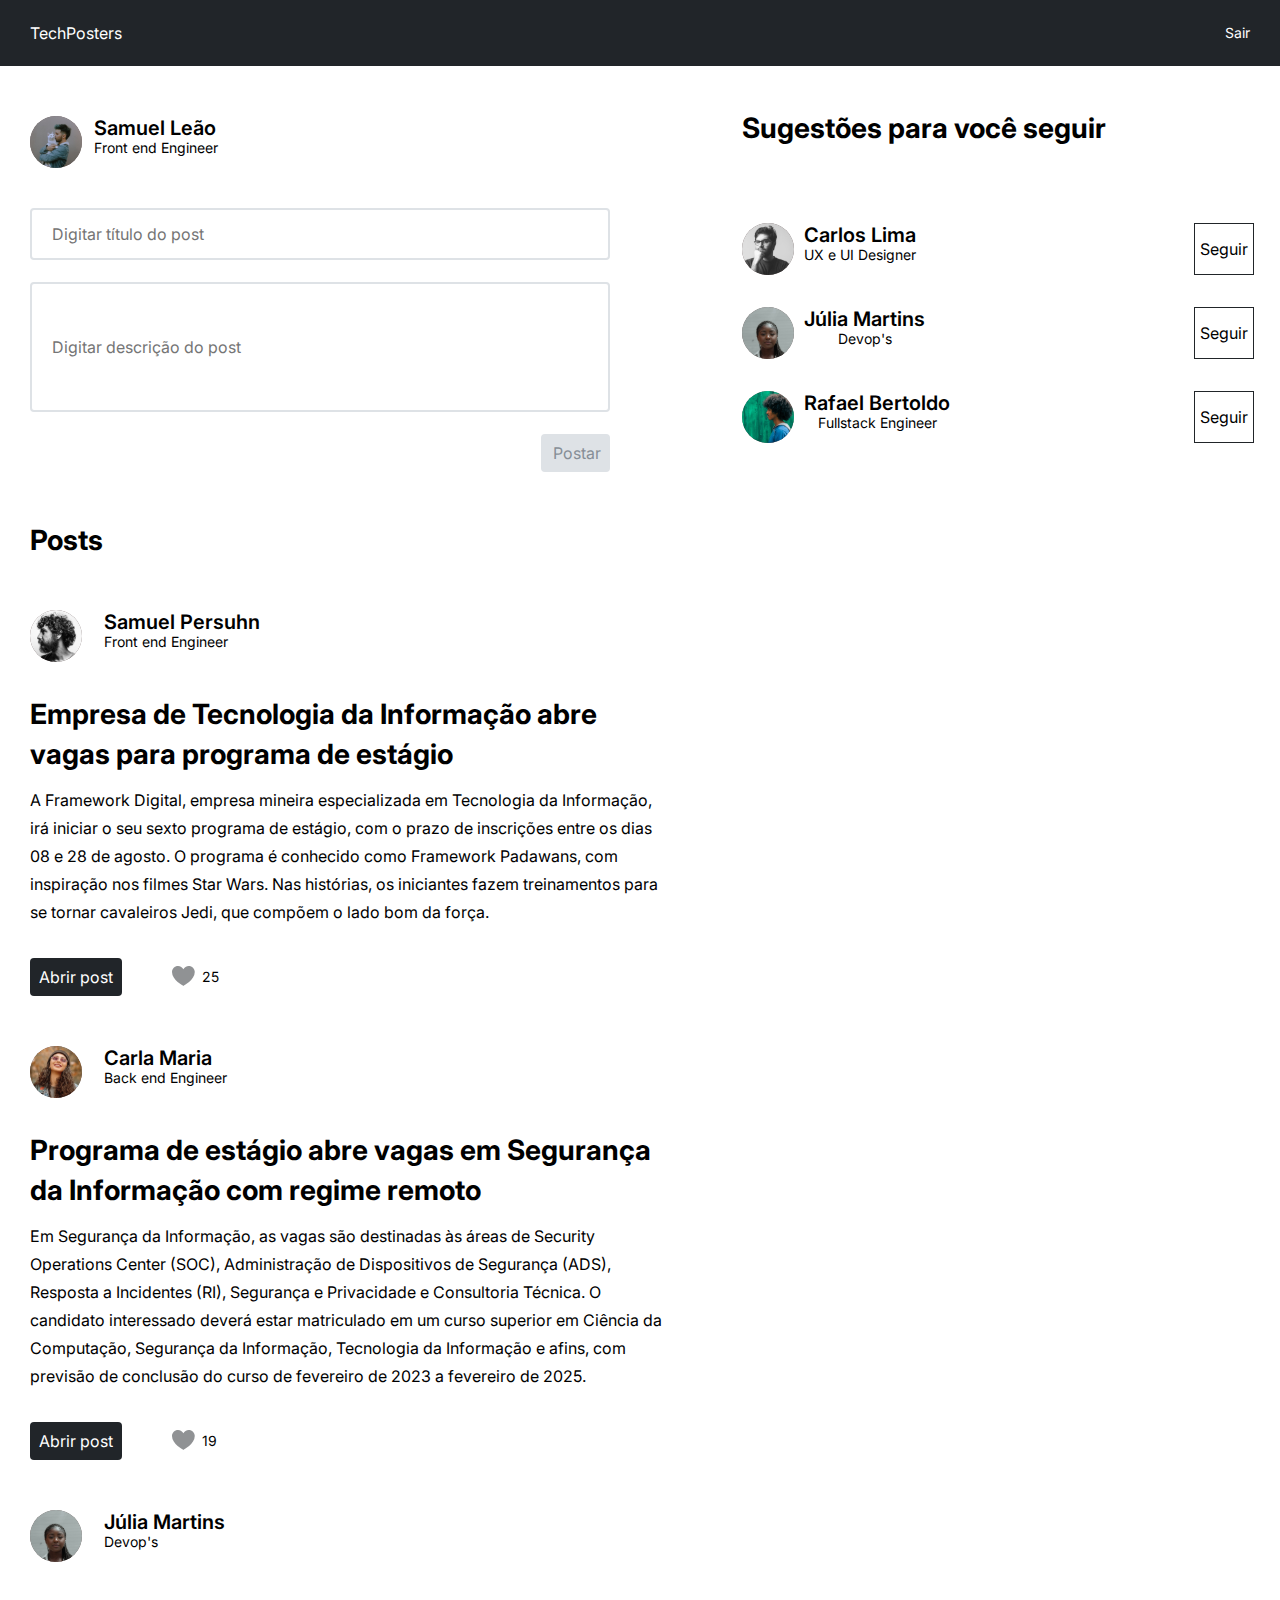
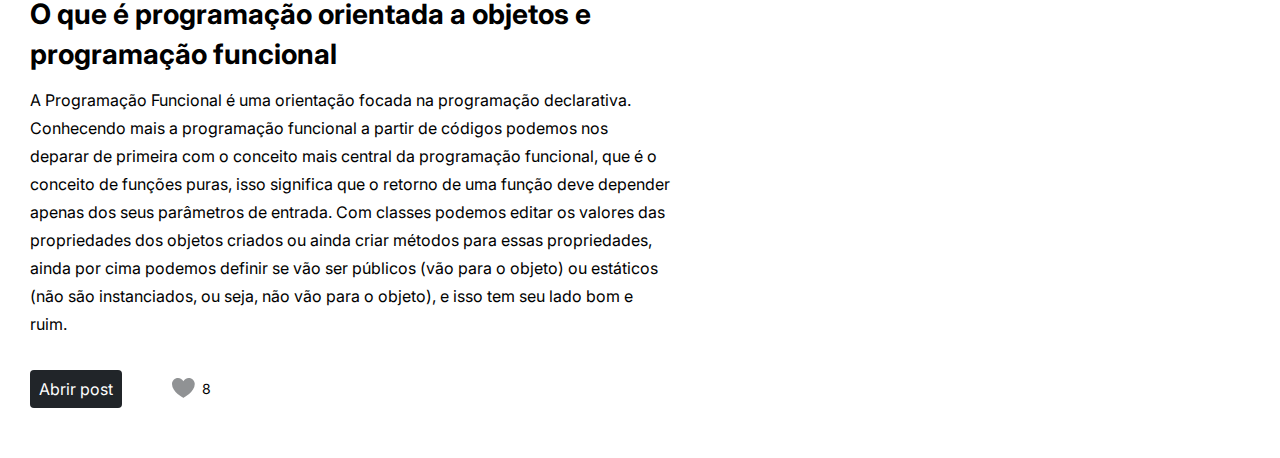
<file: index.html>
<!DOCTYPE html>
<html lang='en'>
  <head>
    <meta charset='UTF-8' />
    <meta http-equiv='X-UA-Compatible' content='IE=edge' />
    <meta name='viewport' content='width=device-width, initial-scale=1.0' />

    <!-- CSS -->
    <link rel='stylesheet' href='./src/styles/reset.css' />
    <link rel='stylesheet' href='./src/styles/index.css' />
    <link rel='stylesheet' href='./src/styles/globalStyles.css' />
    <link rel='stylesheet' href='./src/styles/header.css' />
    <link rel='stylesheet' href='./src/styles/aside.css' />
    <link rel='stylesheet' href='./src/styles/main.css' />
    <link rel='stylesheet' href='./src/styles/buttons.css' />
    <link rel='stylesheet' href='./src/styles/text.css' />
    <link rel='stylesheet' href='./src/styles/section.css' />
    <link rel='stylesheet' href='./src/styles/input.css' />
    <link rel='stylesheet' href='./src/styles/modal.css' />

    <!-- FONTE -->
    <link rel='preconnect' href='https://fonts.googleapis.com' />
    <link rel='preconnect' href='https://fonts.gstatic.com' crossorigin />
    <link
      href='https://fonts.googleapis.com/css2?family=Inter:wght@100;200;300;400;500;600;700;800;900&display=swap'
      rel='stylesheet'
    />

    <!-- JS -->
    <script src='./src/scripts/database.js' defer></script>
    <script src='./src/scripts/index.js' defer></script>

    <title>Criando rede social</title>
  </head>
  <body>
    <dialog class='modal-item__controller'></dialog>
  </body>
</html>
</file>
<file: src/styles/index.css>
.likeButton{
    cursor: pointer;
}
</file>
<file: src/styles/globalStyles.css>
:root{
    --color-blue-1: #4263EB;
    --color-blue-2: #364FC7;
    --color-grey-0: #0A0C0D;
    --color-grey-1: #212529;
    --color-grey-2: #495057;
    --color-grey-3: #868E96;
    --color-grey-4: #DEE2E6;
    --color-grey-5: #F8F9FA;
    --color-grey-opacity-1: #212529 50%;
    --color-white-fixed: #FFFFFF;
    --color-like: #D7443E;

    --font-weight-1: 700;
    --font-weight-2: 600;
    --font-weight-3: 400;

    --font-size-1: 1.75rem; 
    --font-size-2: 1.25rem; 
    --font-size-3: 1rem; 
    --font-size-4: 0.875rem; 
    --font-size-5: 0.75rem; 

    --line-height-1: 2.5rem; 
    --line-height-2: 1.75rem; 
    --line-height-3: 1.5rem; 
    --line-height-4: 1rem; 
    --line-height-5: 1.0588rem; 
}
</file>
<file: src/styles/header.css>
header{
    display: flex;
    justify-content: space-between;
    padding: 1.5625rem 1.875rem 1.5625rem 1.875rem;
    width: 100%;
    position: fixed;
    background-color: var(--color-grey-1);
    color: var(--color-white-fixed);
    z-index: 1;
}
</file>
<file: src/styles/aside.css>
aside{
    position: relative;
    top: 78px;
    margin: 40px 30px 0 30px;
    padding: 30px 0 30px 0;
    overflow-x: auto;
}

.aside__ul{
    margin-top: 61px;
    display: flex;
    align-items: center;
    gap: 20px;
    column-gap: 80px;
}

.aside__li{
    min-width: 55%; /*mexi aqui*/
    display: flex;
    flex-direction: column;
    height: 156.8px;
    gap: 35px;
    padding: 17.2px 0 0 0;
}

.aside__figure{
    display: flex;
    align-items: center;
    justify-content: center;
}

.figure__figcaption{
    margin-left: 10px;
}

.figcaption__description{
    display: flex;
    flex-direction: column;
    align-items: center;
    justify-content: center;
}

.figcaption__name{
    height: 48px;
    text-align:center;
    width: fit-content;
}

.figcaption__description{
    height: 32px;
    text-align:center;
}

@media screen and (min-width: 700px){
    body{
        display: flex;
        flex-wrap: wrap;
        gap: 8%;
    }
    
    section{
        width: 50%;
    }

    aside{
        width: 40%;
        position: relative;
        top: 108px;
        margin: 0px 0px 0px 0px;
        padding: 0px 0px 0px 0px;
        height: 356px;
        overflow-y: hidden;
    }

    .aside__h1{
        margin-bottom: 75px;
    }
    
    .aside__ul{
        margin-top: 0px;
        display: flex;
        flex-direction: column;
        align-items: center;
        gap: 32px;
        height: 15.3125rem;
    }
    
    .aside__li{
        width: 100%;
        display: flex;
        flex-direction: row;
        height: fit-content;
        gap: 0rem;
        padding: 0rem 0rem 0rem 0rem;
        justify-content: space-between;
    }
    
    .aside__figure{
        display: flex;
    }
    
    .figure__figcaption{
        margin-left: .625rem;
    }
    
    .figcaption__description{
        display: flex;
        flex-direction: column;
        align-items: center;
        justify-content: center;
    }
    
    .figcaption__name{
        height: fit-content;
        text-align:center;
        width: fit-content;
    }
    
    .figcaption__description{
        height: fit-content;
        text-align:center;
    }
}
</file>
<file: src/styles/main.css>
main{
    position: relative;
    top: 3.6875rem;
    padding: 0 1.875rem 0 1.875rem;
    margin-top: 2.5rem;
}

.main__h1{
    margin-bottom: 3.125rem;
}

.main__figure{
    display: flex;
    align-items: center;
    gap: .75rem;
    margin-bottom: 2rem;
}

.figure__img{
    width: 3.25rem;
    height: 3.25rem;
}

.figure__figcaption{
    height: 3.25rem;
    align-items: center;
}

.postDescription__postText{
    margin: .75rem 0 .75rem 0;    
}

.main__postLikes{
    display: flex;
    gap: 50px;
    margin-top: 2rem;
    margin-bottom: 3.125rem;
}

.postLikes__heartImage{
    width: 1.4225rem;
    height: 1.25rem;
}

.postLikes__numberOfLikes{
    display: flex;
    align-items: center;
}

.likesInformation{
    display: flex;
    gap: .4375rem;
}

@media screen and (min-width: 700px){
    main{
        position: relative;
        top: 10.25rem;
        padding: 0 1.875rem 0 1.875rem;
        margin-top: 0rem;
        width: 50%;
    }
}
</file>
<file: src/styles/buttons.css>
button{
    cursor: pointer;
}

header button{
    background-color: transparent;
    color: var(--color-white-fixed);
}

.newPostSection__button{
    width: 4.3125rem;
    height: 2.375rem;
    padding: 0rem .75rem 0rem .75rem;
    color: var(--color-grey-3);
    background-color: var(--color-grey-4);
    border-radius: .25rem;
}

aside button{
    background-color: var(--color-white-fixed);
    border: .0625rem solid var(--color-grey-1);
    width: fit-content;
    padding: .3125rem;
}

.postLikes__button{
    background-color: var(--color-grey-1);
    color: var(--color-white-fixed);
    padding: 0px, 12px, 0px, 12px;
    border-radius: 4px;
    height: 38px;
    width: 92px;
}

.likeButton{
    background-color: transparent;
}
</file>
<file: src/styles/text.css>
.title-1{
    font-weight: var(--font-weight-1);
    font-size: var(--font-size-1);
    line-height: var(--line-height-1);
}

.title-2{
    font-weight: var(--font-weight-2);
    font-size: var(--font-size-2);
    line-height: var(--line-height-3);
}

.text-1{
    font-weight: var(--font-weight-3);
    font-size: var(--font-size-3);
    line-height: var(--line-height-2);
}

.text-2{
    font-weight: var(--font-weight-3);
    font-size: var(--font-size-4);
    line-height: var(--line-height-4);
}

.text-3{
    font-weight: var(--font-weight-3);
    font-size: var(--font-size-5);
    line-height: var(--line-height-4);
}
</file>
<file: src/styles/section.css>
section{
    position: relative;
    top: 7.25rem;
    padding: 0 1.875rem 0 1.875rem;
}

.newPostSection__figure{
    display: flex;
}

.profile__img{
    width: 3.25rem;
    height: 3.25rem;
    margin-right: .75rem;
    margin-bottom: 2.5rem;
}

.newPost__buttonPart{
    display: flex;
    justify-content: end;
}
</file>
<file: src/styles/input.css>
input{
    color: var(--color-grey-3);
    border: .125rem solid var(--color-grey-4);    
    height: 3.25rem;    
    padding-left: 1.25rem;
    width: 100%;
    margin-bottom: 1.375rem;
    border-radius: .25rem;
}

input:focus{
    border: .0625rem solid var(--color-blue-1);
}

.newPostSection__postDescription{
    height: 8.125rem;
}
</file>
<file: src/styles/modal.css>
.modal-item__controller{
    background-color: var(--color-white-fixed);
    width: 80%;
    border: none;
    border-radius: 8px;
}

.modal__closeButton{
    width: 2.5rem;
    height: 2.5rem;
    border-radius: 50%;
    position: absolute;
    top: .625rem;
    right: .625rem;
}

.modal__figure{
    display: flex;
    gap: .75rem;
}

.modal-figure__img{
    width: 3.25rem;
    height: 3.25rem;
}

.modal-item__controller::backdrop{
    background-color: #212529;
    opacity: 50%;
}

@media screen and (min-width: 700px){
    .modal-item__controller{
        position: relative;
        top: 0px;
    }
}
</file>
